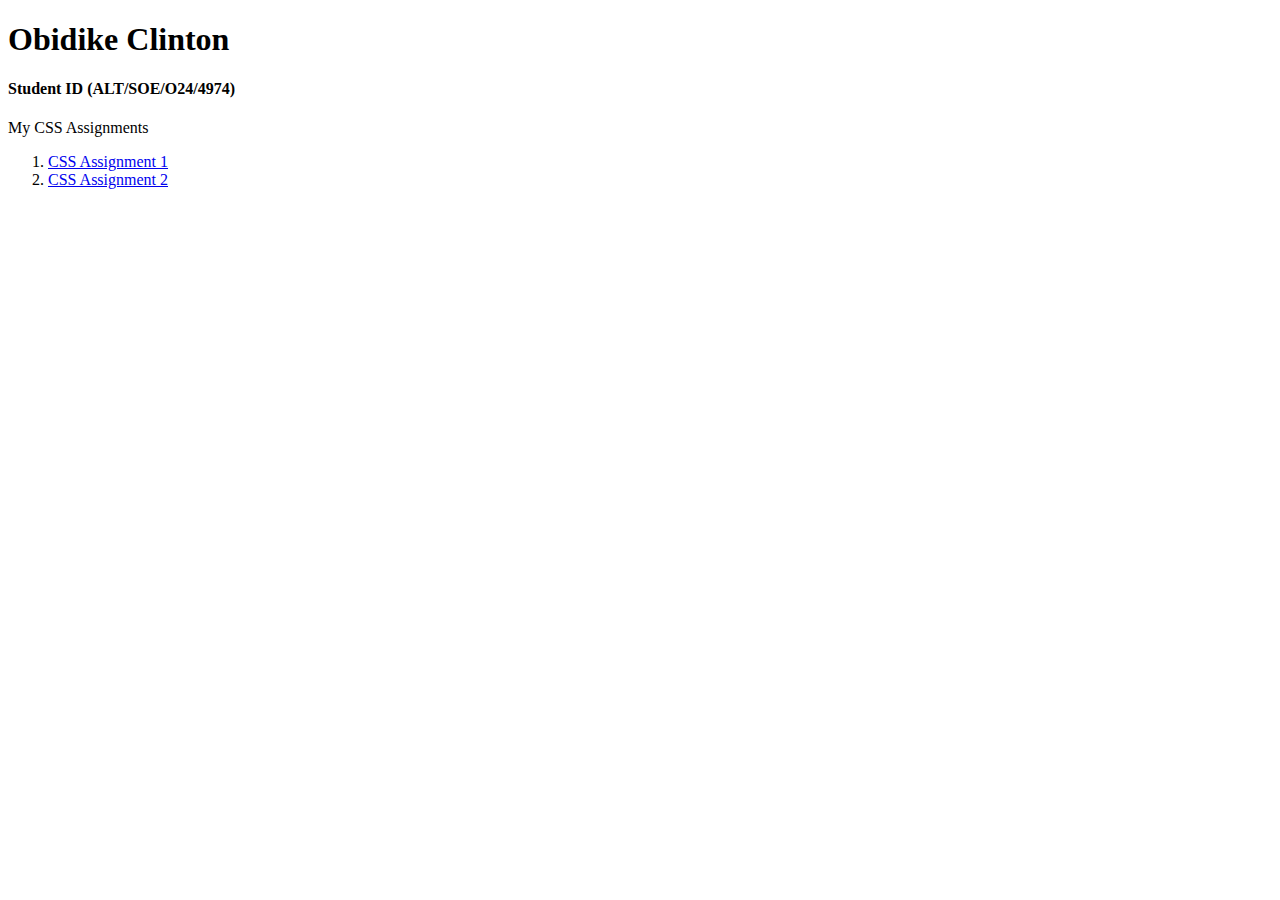
<file: css/index.html>
<!DOCTYPE html>
<html lang="en">
<head>
    <meta charset="UTF-8">
    <meta name="viewport" content="width=device-width, initial-scale=1.0">
    <title>My Document</title>
    <link rel="stylessheet" href="css/style.css">
</head>
<body id="main">
    <header>
        <h1>Obidike Clinton</h1>
        <h4>Student ID (ALT/SOE/O24/4974)</h4>
        <p>My CSS Assignments</p>
            <nav aria-labelledby="primary navigation">
                <ol>
                       <li><a href="./assignment1.html">CSS Assignment 1</a></li>
                        <li><a href="./assignment2.html">CSS Assignment 2</a></li>
                </ol>
            </nav>
            </header>
</body>
</html>
</file>
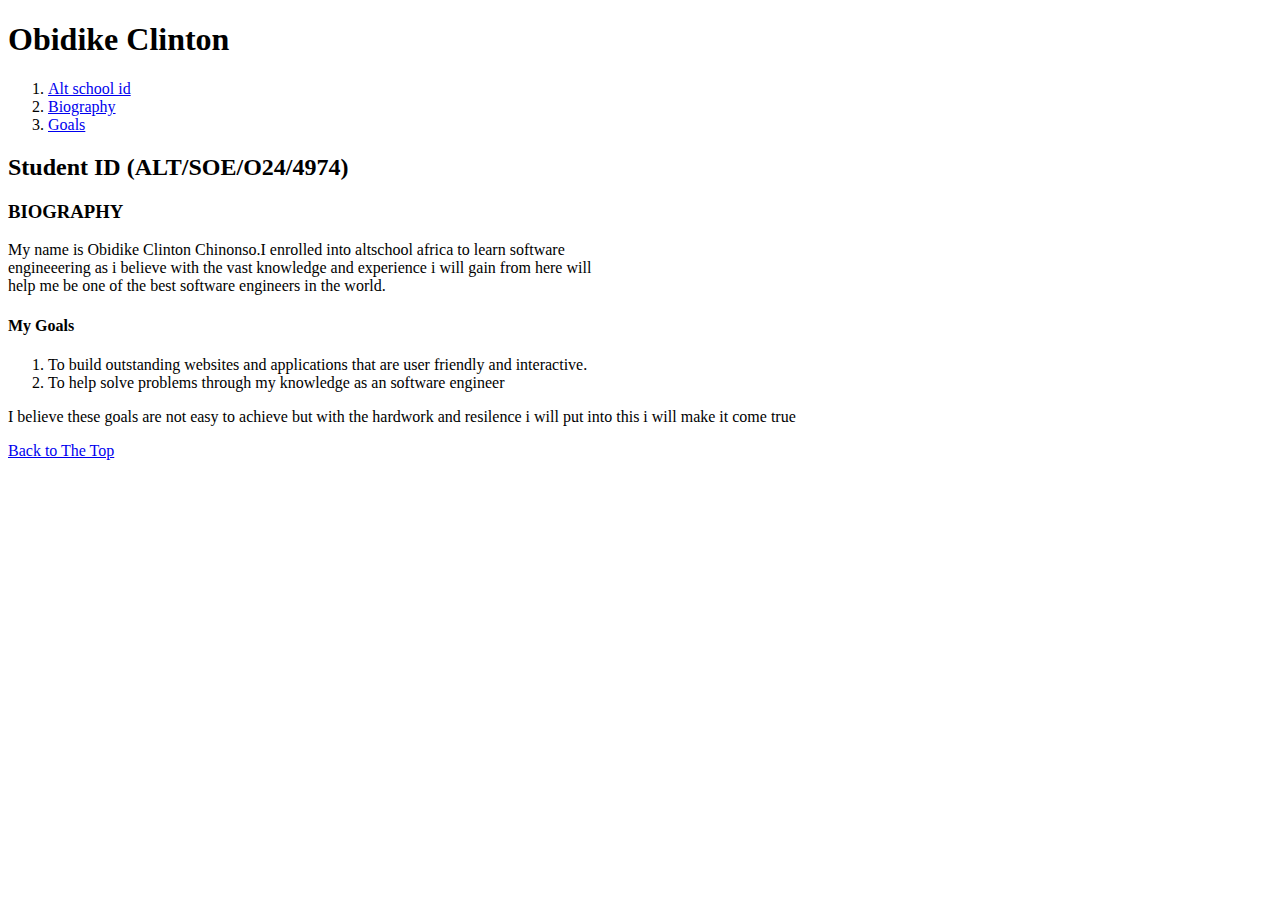
<file: biography.html>
<!DOCTYPE html>
<html lang="en">
<head>
    <meta charset="UTF-8">
    <meta name="viewport" content="width=device-width, initial-scale=1.0">
    <title>My Document</title>
    <link rel="stylessheet" href="css/style.css">
</head>
<body id="main">
    <header>
        <h1>Obidike Clinton</h1>
            <nav aria-labelledby="primary navigation">
                <ol>
                       <li><a href="#sid">Alt school id</a></li>
                        <li><a href="#biography">Biography</a></li>
                        <li><a href="#goals">Goals</a></li>
                </ol>
            </nav>
            </header>
            <main>
                <h2 id="sid"> Student ID (ALT/SOE/O24/4974)</h2>
                  <h3 id="Biography">BIOGRAPHY</h3>
                <p> My name is Obidike Clinton Chinonso.I enrolled into altschool africa to learn software<br />
                 engineeering as i believe with the vast knowledge and experience i will gain from here will<br />
                 help me be one of the best software engineers in the world.</p>
                 <h4 id="goals">My Goals</h4>
                     <ol>
                         <li>To build outstanding websites and applications that are user friendly and interactive.</li>
                         <li>To help solve problems through my knowledge as an software engineer</li>
            </ol>
            </main>
            <footer>
                <p>I believe these goals are not easy to achieve but with the hardwork and resilence i will put into this i will make it come true</p>
                <a href="#main">Back to The Top</a>
            </footer>
</body>
</html>
</file>
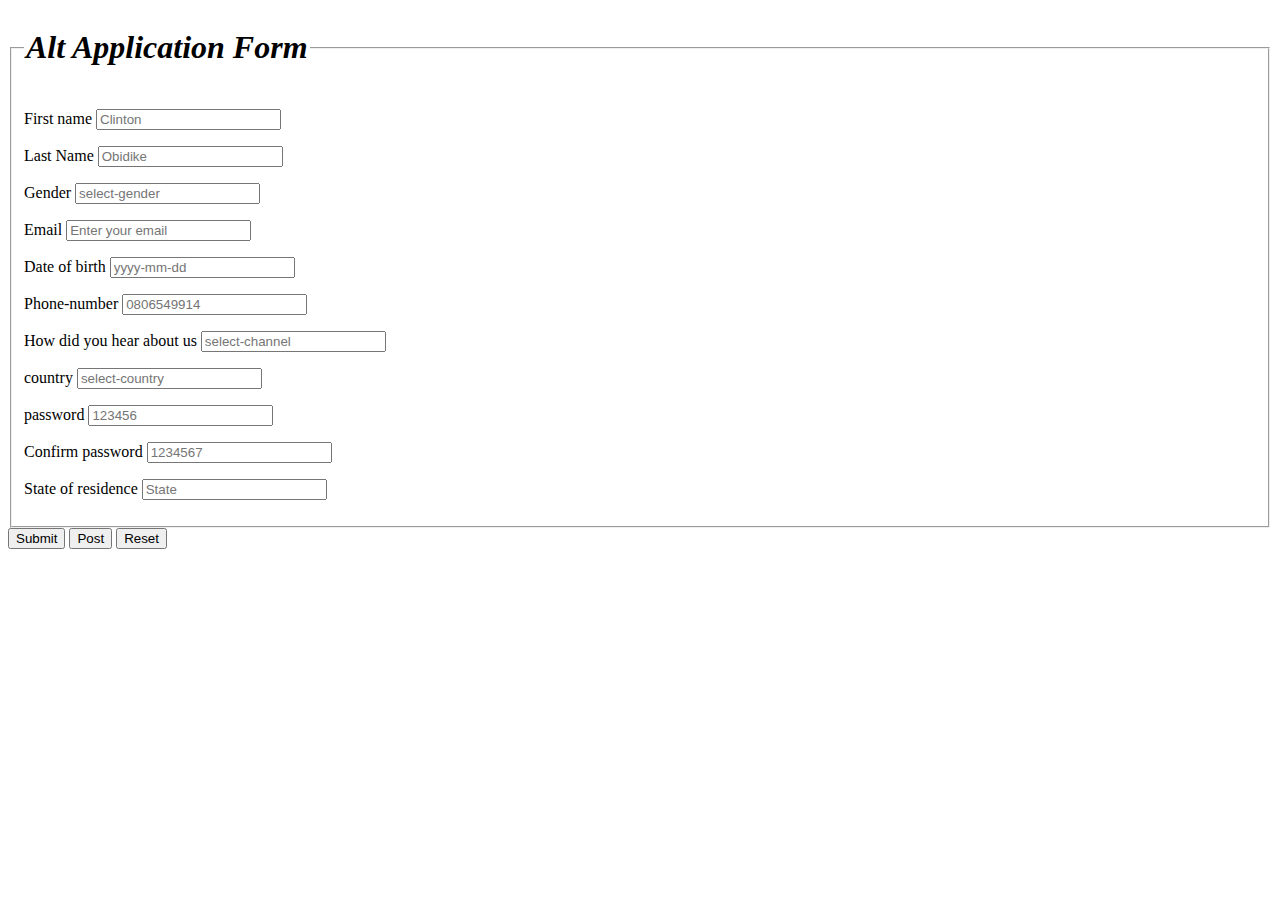
<file: form.html>
<!DOCTYPE html>
<html lang="en">
<head>
    <meta charset="UTF-8">
    <meta name="viewport" content="width=device-width, initial-scale=1.0">
    <title>Alt School Application form</title>
</head>
<body>
<section>
    <fieldset>
        <legend>
            <h1><em>Alt Application Form</em></h1>
        </legend>
        <p>
            <label 
            for="First Name">First name</label>
            <input 
            type="text" placeholder="Clinton" autocomplete="enter firstname">
        </p>
        <p>
            <label
            for="last name">Last Name</label>
            <input
            type="text" placeholder="Obidike" autocomplete="enter last name">
        </p>
            <p>
                <label
                for="Gender">Gender</label>
               <input 
                type="text"
                 name="gender" 
                id="gender"
                list="gender-list"
                placeholder="select-gender"
                />
                <datalist id="gender-list">
                    <option value="male"></option>
                    <option value="female"></option>
                </datalist>
            </p>
            <p>
            <label for="email">Email</label>
                <input type="text"
                name="Email"
                id="email"
                 placeholder="Enter your email"
                 />
            </p>
        <p>
            <label for="Date of birth">Date of birth</label>
            <input type="text"
            placeholder="yyyy-mm-dd"
            id="birth"
            autocomplete="on"
            />
        </p>
        <p>
            <label for="phone">Phone-number</label>
            <input
             type="tel"
             name="Phone-number"
             placeholder="0806549914"
             id="phone"
             pattern="[0-9] {3} [0-9] {3} [0-9]"
             />
        </p>
        <p>
          <label for="about">How did you hear about us</label>  
          <input
          type="text"
          placeholder="select-channel"
          list="about-list"
          />
          <datalist id="about-list">
            <option value="from a friend"></option>
            <option value="Family member"></option>
            <option value="internet"></option>
            <option value="Linkedin"></option>
          </datalist>
        </p>
          <p>
            <label for="country">country</label>
            <input 
            type="text"
            placeholder="select-country"
            list="country-list"
            />
            <datalist id="country-list">
              <option value="nigeria"></option>
              <option value="canada"></option>
              <option value="Ghana"></option>
          </datalist>
        </p>
          <p>
          <label for="password">password</label>
          <input 
          type="text"
          placeholder="123456"
          />
          </p>
          <p>
            <label for="confirm password">Confirm password</label>
            <input type="text"
            placeholder="1234567"
            />
          </p>
          <p>
            <label for="state of residence">State of residence</label>
            <input type="text"
            placeholder="State"
            />
            <datalist id="state of residence">
            <option value="Abia"></option>
            <option value="Enugu"></option>
            <option value="Ebonyi"></option>
            </p>
          </fieldset>
          <button type="Submit">Submit</button>
          <button
          type="submit"
          formaction="https://httpbin.org/post"
          formmethod="post">Post</button>
          <button type="Reset">Reset</button>
</section>
</body>
</html>
</file>
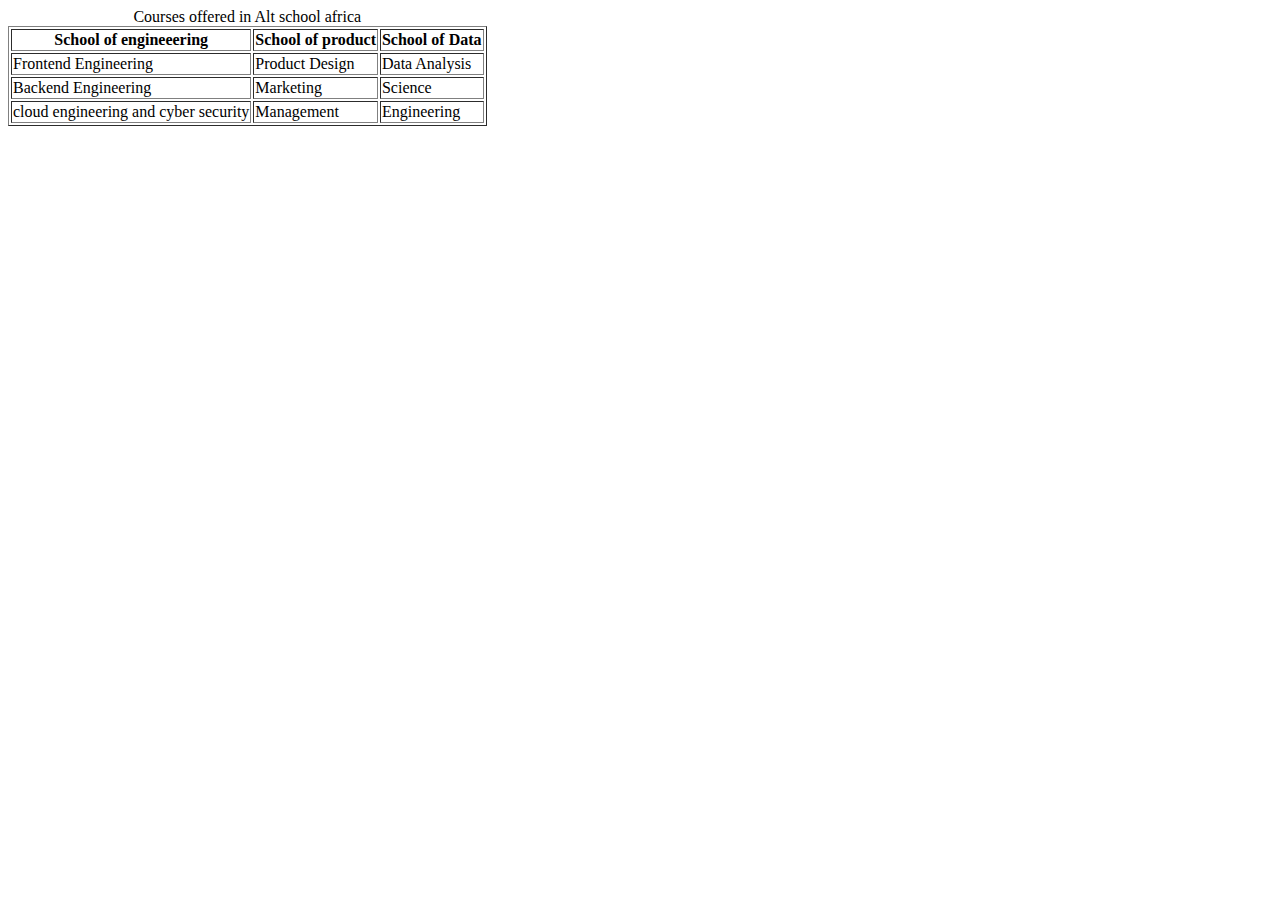
<file: table.html>
<!DOCTYPE html>
<html lang="en">
<head>
    <meta charset="UTF-8">
    <meta name="viewport" content="width=device-width, initial-scale=1.0">
    <title>Altschool table assignment</title>
</head>
<body>
    <table border="1">
        <caption>Courses offered in Alt school africa</caption>
        <thead>
            <tr>
                <th>School of engineeering</th>
                <th>School of product</th>
                <th>School of Data</th>
            </tr>
        </thead>

        <tbody>
            <tr>
                <td>Frontend Engineering</td>
                <td>Product Design</td>
                <td>Data Analysis</td>
            </tr>
            <tr>
                <td>Backend Engineering</td>
                <td>Marketing</td>
                <td>Science</td>
            </tr>
            <tr>
                <td>cloud engineering and cyber security</td>
                <td>Management</td>
                <td>Engineering</td>
            </tr>

        </tbody>
    </table>
</body>
</html>
</file>
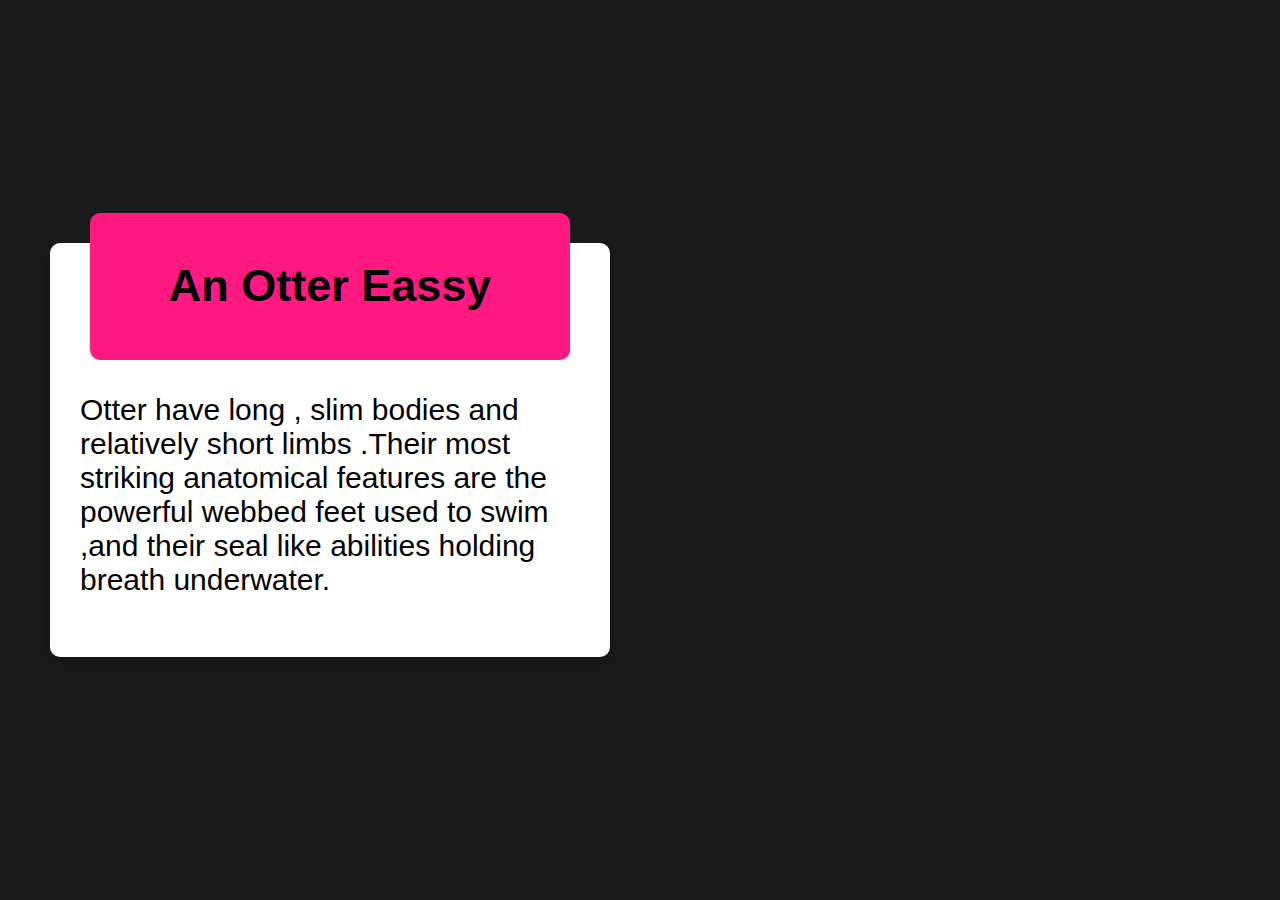
<file: css/assignment1.html>
<!DOCTYPE html>
<html lang="en">
<head>
    <meta charset="UTF-8">
    <meta name="viewport" content="width=device-width, initial-scale=1.0">
    <title>Assignment 1</title>
    <link rel="stylesheet" href="styles1.css">
</head>
<body>
    <div class="container">
        <div class="card">
            <div class="heading"><h2>An Otter Eassy</h2></div>
            <p>Otter have long , slim bodies and relatively short limbs .Their most striking anatomical features are the powerful webbed feet used to swim ,and 
                their seal like abilities holding breath underwater.
            </p>
        </div>
    </div>
</body>
</html>
</file>
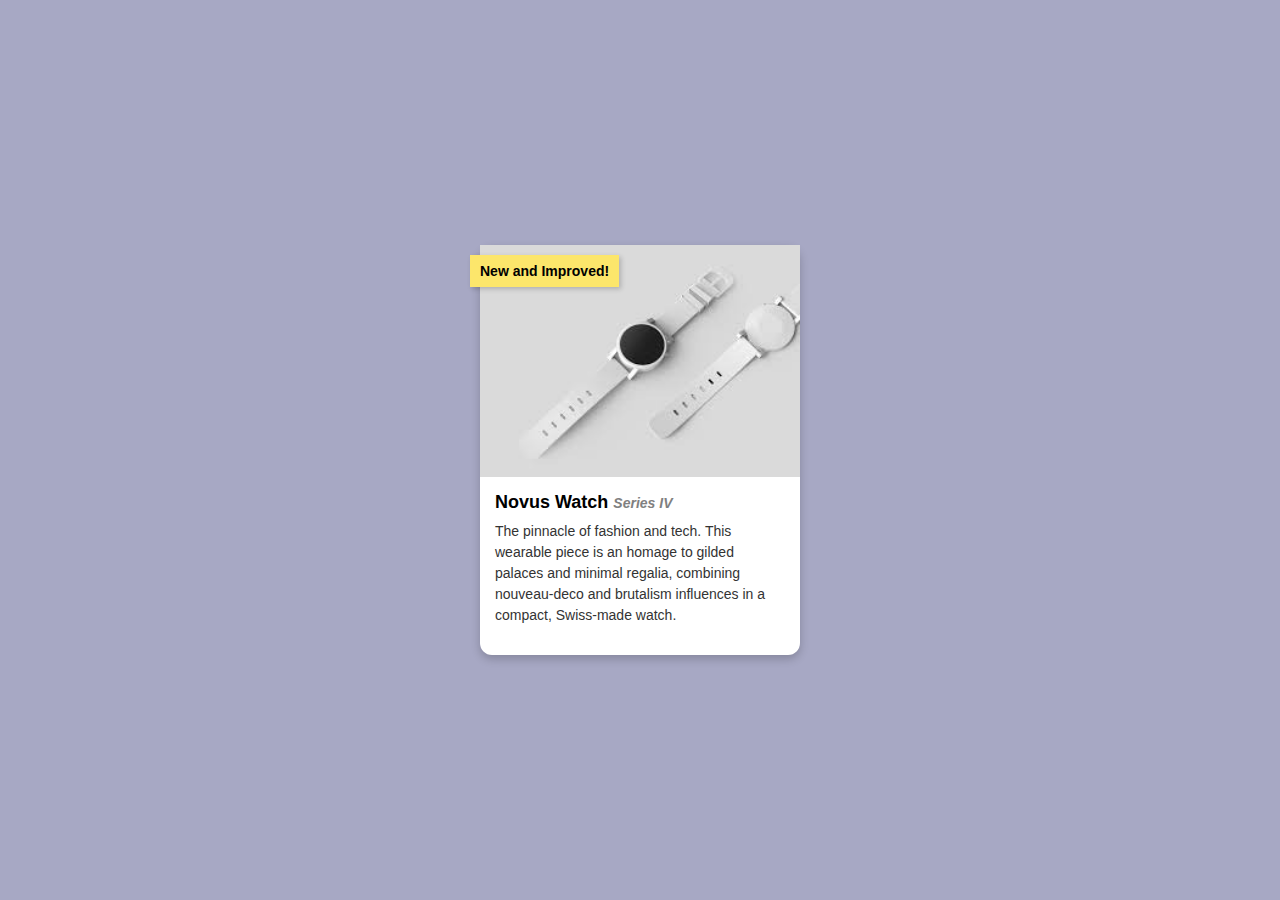
<file: css/assignment2.html>
<!DOCTYPE html>
<html lang="en">
<head>
    <meta charset="UTF-8">
    <meta name="viewport" content="width=device-width, initial-scale=1.0">
    <title>Document</title>
    <link rel="stylesheet" href="styles2.css">
</head>
<body>
   <div class="container">
    <div class="card">
        <div class="badge">New and Improved!</div>
        <img src="assignment watch.jpg"alt="Novus Watch" class="product-image">
        <div class="card-content">
            <h2>Novus Watch <span class="series">Series IV</span></h2>
            <p>The pinnacle of fashion and tech. This wearable piece is an homage to gilded palaces and minimal regalia, combining nouveau-deco and brutalism influences in a compact, Swiss-made watch.</p>
        </div>
    </div>
</div>   
</body>
</html>
</file>
<file: css/styles1.css>
body {
    background-color: #1a1a1a;
    display: flex;
    justify-content: center;
    align-items: center;
    height: 100vh;
    margin: 0;
    font-family: Arial, sans-serif;
}

.container {
    display: flex;
    justify-content: left;
    align-items: left;
    width: 100%;
    padding: 50px;
}

.card {
    background-color: white;
    width: 500px;
    padding: 120px 30px 30px 30px;
    border-radius: 10px;
    box-shadow: 0px 4px 10px rgba(0, 0, 0, 0.2);
    position: relative;
    text-align: left;
    font-size: 30px;
}

.heading {
    background-color: #ff1981;
    color: black;
    font-weight: bold;
    text-align: center;
    padding: 10px;
    border-radius: 10px;
    position: absolute;
    top: -30px;
    left: 40px;
    right: 40px;
}
</file>
<file: css/styles2.css>
body {
    background-color: #a7a8c4; 
    display: flex;
    justify-content: center;
    align-items: center;
    height: 100vh;
    margin: 0;
    font-family: 'Arial', sans-serif;
}

.container {
    display: flex;
    justify-content: center;
    align-items: center;
    width: 100%;
    padding: 50px;
}

.card {
    background-color: white;
    width: 320px;
    border-radius: 12px;
    box-shadow: 0px 4px 10px rgba(0, 0, 0, 0.2);
    position: relative;
}


.badge {
    background-color: #fce66b; 
    color: black;
    font-weight: bold;
    font-size: 14px;
    padding: 8px 10px;
    border-radius: 8cpx 30px 30px 8px;
    position: absolute;
    top: 10px;
    left: -10px;
    box-shadow: 2px 2px 5px rgba(0, 0, 0, 0.2);
}

.product-image {
    width: 100%;
    display: flex;
}

.card-content {
    padding: 15px;
}

h2 {
    margin: 0;
    font-size: 18px;
}

.series {
    font-size: 14px;
    color: gray;
    font-style: italic;
}

p {
    font-size: 14px;
    color: #333;
    margin-top: 8px;
    line-height: 1.5
}
</file>
